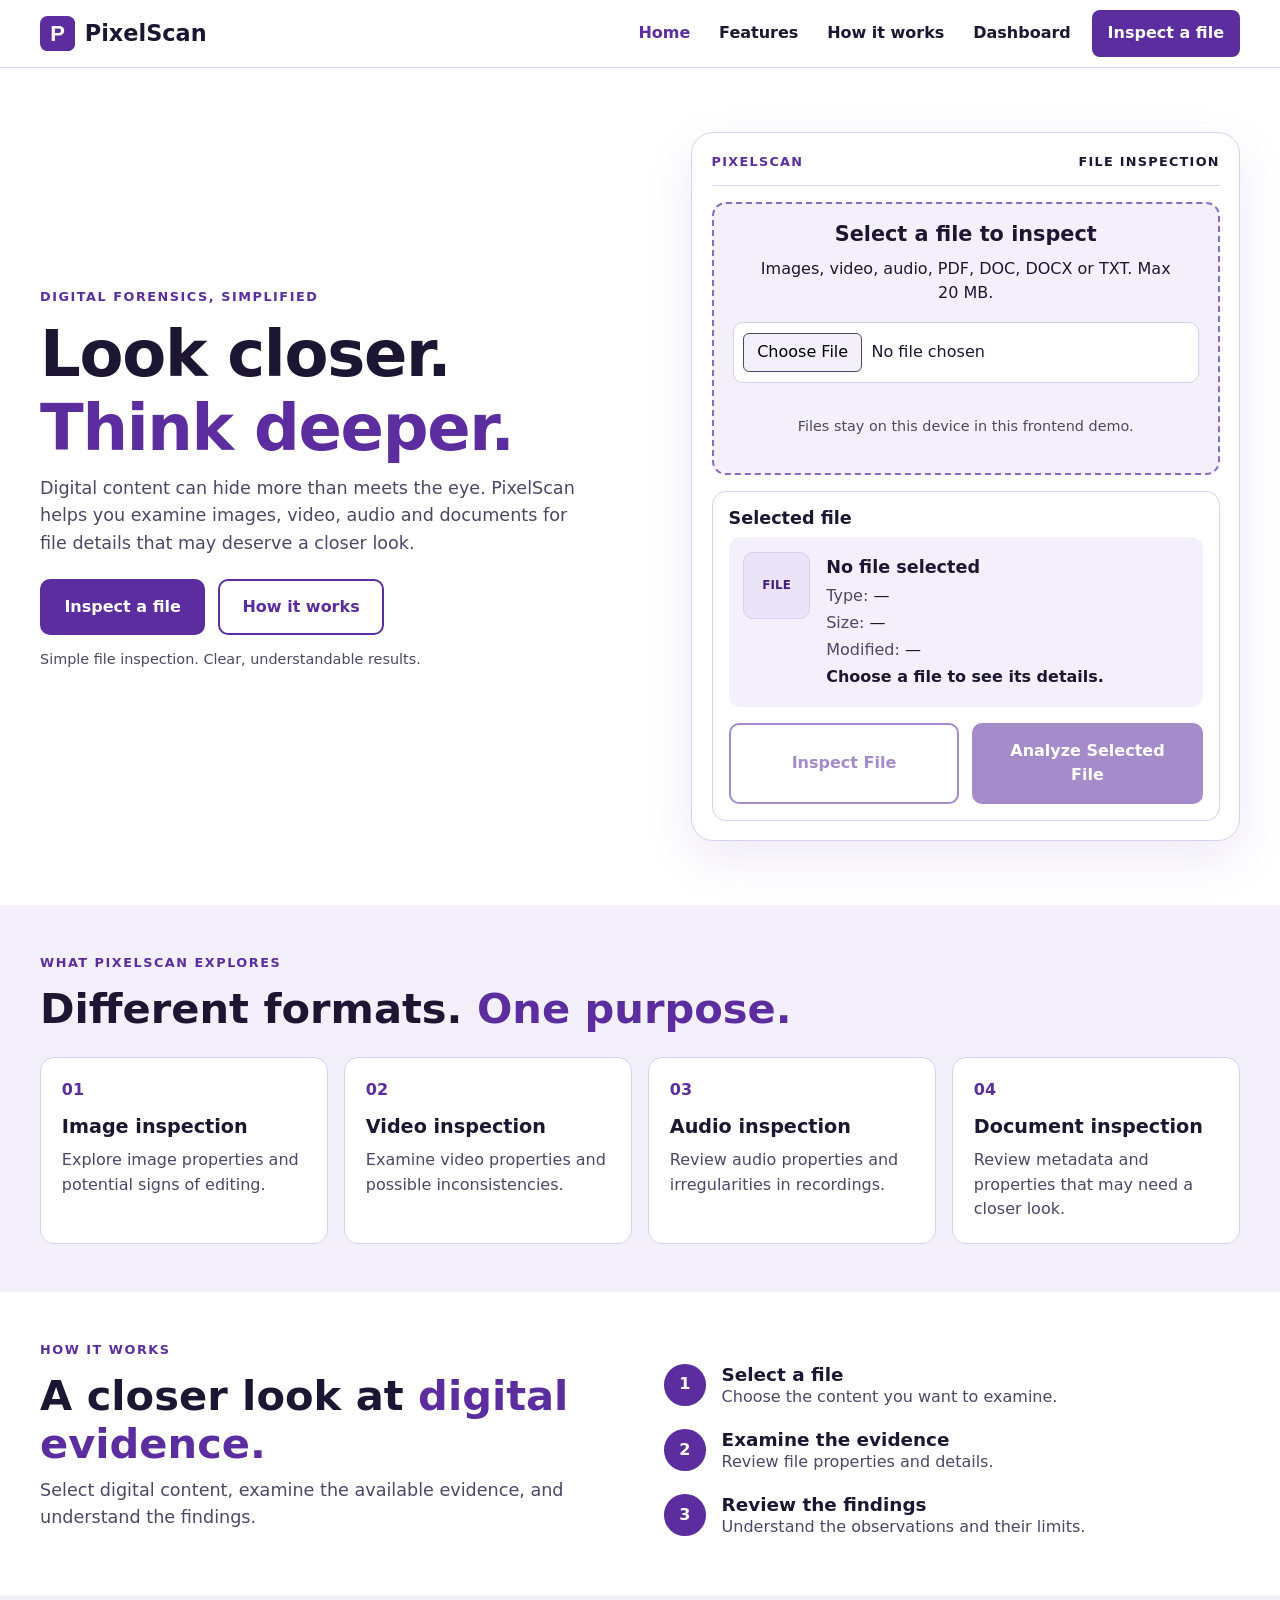
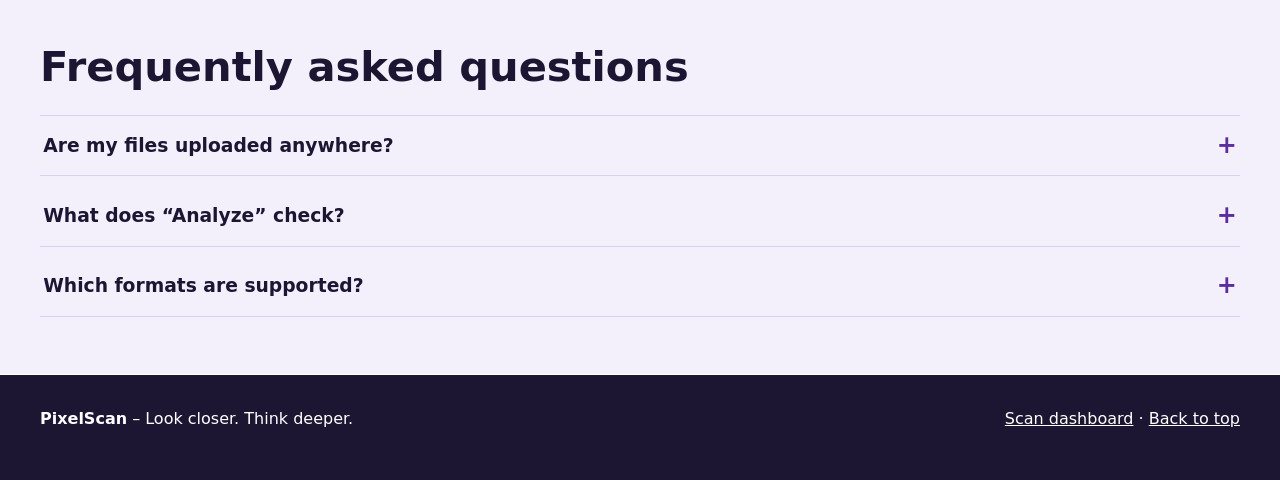
<file: index.html>
<!DOCTYPE html>
<html lang="en" class="no-js">
<head>
  <meta charset="utf-8">
  <meta name="viewport" content="width=device-width, initial-scale=1">
  <title>PixelScan – Digital forensics, simplified</title>
  <meta name="description" content="PixelScan helps you examine images, video, audio and documents for file details that may deserve a closer look.">
  <meta name="theme-color" content="#5b2d9e">
  <!-- Inline SVG favicon: no extra network request -->
  <link rel="icon" href="data:image/svg+xml,%3Csvg xmlns='http://www.w3.org/2000/svg' viewBox='0 0 32 32'%3E%3Crect width='32' height='32' rx='7' fill='%235b2d9e'/%3E%3Ctext x='16' y='23' font-size='20' font-weight='700' text-anchor='middle' fill='white' font-family='Arial'%3EP%3C/text%3E%3C/svg%3E">
  <link rel="stylesheet" href="css/styles.min.css">
  <script>document.documentElement.className="js"</script><!-- tiny inline script: enables JS-only styles, avoids flash -->
  <script src="js/main.min.js" defer></script><!-- defer = never blocks first paint -->
</head>
<body>
  <a class="skip-link" href="#main">Skip to main content</a>

  <header class="site-header">
    <div class="wrap header-inner">
      <a class="logo" href="index.html" aria-label="PixelScan home">
        <svg viewBox="0 0 32 32" width="36" height="36" aria-hidden="true" focusable="false"><rect width="32" height="32" rx="7" fill="#5b2d9e"/><text x="16" y="23" font-size="20" font-weight="700" text-anchor="middle" fill="#fff" font-family="Arial">P</text></svg>
        PixelScan
      </a>
      <button class="menu-toggle" type="button" aria-expanded="false" aria-controls="site-nav" hidden>
        <span aria-hidden="true">☰</span> Menu
      </button>
      <nav id="site-nav" class="nav" aria-label="Main">
        <ul>
          <li><a href="index.html" aria-current="page">Home</a></li>
          <li><a href="#features">Features</a></li>
          <li><a href="#how-it-works">How it works</a></li>
          <li><a href="dashboard.html">Dashboard</a></li>
          <li><a class="nav-cta" href="#inspector">Inspect a file</a></li>
        </ul>
      </nav>
    </div>
  </header>

  <main id="main">
    <!-- HERO + INSPECTOR -->
    <section class="hero" aria-labelledby="hero-title">
      <div class="wrap hero-grid">
        <div>
          <p class="eyebrow">Digital forensics, simplified</p>
          <h1 id="hero-title">Look closer.<br><span class="accent">Think deeper.</span></h1>
          <p class="lead">Digital content can hide more than meets the eye. PixelScan helps you examine images, video, audio and documents for file details that may deserve a closer look.</p>
          <div class="btn-row">
            <a class="btn" href="#inspector">Inspect a file</a>
            <a class="btn outline" href="#how-it-works">How it works</a>
          </div>
          <p class="note">Simple file inspection. Clear, understandable results.</p>
        </div>

        <!-- Interactive component: file inspector -->
        <section id="inspector" class="card" aria-labelledby="insp-title">
          <div class="card-head"><span>PixelScan</span><span>File inspection</span></div>
          <div class="dropzone" id="dropzone">
            <h2 id="insp-title">Select a file to inspect</h2>
            <p>Images, video, audio, PDF, DOC, DOCX or TXT. Max 20&nbsp;MB.</p>
            <label for="file-input" class="sr-only">Choose a file to inspect</label>
            <input type="file" id="file-input" aria-describedby="file-error file-hint"
                   accept="image/*,video/*,audio/*,.pdf,.doc,.docx,.txt">
            <p class="error" id="file-error" role="alert"></p>
            <p class="note" id="file-hint">Files stay on this device in this frontend demo.</p>
          </div>

          <section class="selected" aria-labelledby="sel-title">
            <h2 id="sel-title">Selected file</h2>
            <div class="file-box">
              <div class="file-icon" id="file-icon" aria-hidden="true">FILE</div>
              <dl class="file-meta" id="file-meta">
                <div class="file-name" id="m-name">No file selected</div>
                <div><dt>Type: </dt><dd id="m-type">—</dd></div>
                <div><dt>Size: </dt><dd id="m-size">—</dd></div>
                <div><dt>Modified: </dt><dd id="m-date">—</dd></div>
                <div id="m-hint"><strong>Choose a file to see its details.</strong></div>
              </dl>
            </div>
            <div class="btn-row">
              <button class="btn outline" type="button" id="btn-inspect" disabled>Inspect File</button>
              <button class="btn" type="button" id="btn-analyze" disabled>Analyze Selected File</button>
            </div>
            <!-- aria-live: screen readers announce results when they appear -->
            <div class="results" id="results" aria-live="polite" hidden></div>
          </section>
        </section>
      </div>
    </section>

    <!-- FEATURES -->
    <section class="section alt" id="features" aria-labelledby="feat-title">
      <div class="wrap">
        <p class="eyebrow">What PixelScan explores</p>
        <h2 id="feat-title">Different formats. <span class="accent">One purpose.</span></h2>
        <ul class="cards">
          <li><span class="num">01</span><h3>Image inspection</h3><p>Explore image properties and potential signs of editing.</p></li>
          <li><span class="num">02</span><h3>Video inspection</h3><p>Examine video properties and possible inconsistencies.</p></li>
          <li><span class="num">03</span><h3>Audio inspection</h3><p>Review audio properties and irregularities in recordings.</p></li>
          <li><span class="num">04</span><h3>Document inspection</h3><p>Review metadata and properties that may need a closer look.</p></li>
        </ul>
      </div>
    </section>

    <!-- HOW IT WORKS -->
    <section class="section" id="how-it-works" aria-labelledby="how-title">
      <div class="wrap split">
        <div>
          <p class="eyebrow">How it works</p>
          <h2 id="how-title">A closer look at <span class="accent">digital evidence.</span></h2>
          <p class="lead">Select digital content, examine the available evidence, and understand the findings.</p>
        </div>
        <ol class="steps">
          <li><span class="dot" aria-hidden="true">1</span><div><h3>Select a file</h3><p>Choose the content you want to examine.</p></div></li>
          <li><span class="dot" aria-hidden="true">2</span><div><h3>Examine the evidence</h3><p>Review file properties and details.</p></div></li>
          <li><span class="dot" aria-hidden="true">3</span><div><h3>Review the findings</h3><p>Understand the observations and their limits.</p></div></li>
        </ol>
      </div>
    </section>

    <!-- FAQ accordion (Week 2 reusable component) -->
    <section class="section alt" aria-labelledby="faq-title">
      <div class="wrap">
        <h2 id="faq-title">Frequently asked questions</h2>
        <div class="accordion" data-accordion>
          <h3><button class="acc-btn" type="button" aria-expanded="false" aria-controls="faq1" id="faq1-btn">Are my files uploaded anywhere?</button></h3>
          <div class="acc-panel" id="faq1" role="region" aria-labelledby="faq1-btn"><div><p>No. This demo reads files in your browser only. Nothing is sent to a server.</p></div></div>
          <h3><button class="acc-btn" type="button" aria-expanded="false" aria-controls="faq2" id="faq2-btn">What does “Analyze” check?</button></h3>
          <div class="acc-panel" id="faq2" role="region" aria-labelledby="faq2-btn"><div><p>It compares the file extension with the real file signature, computes a SHA-256 fingerprint and reports basic properties. Results are observations, not proof of tampering.</p></div></div>
          <h3><button class="acc-btn" type="button" aria-expanded="false" aria-controls="faq3" id="faq3-btn">Which formats are supported?</button></h3>
          <div class="acc-panel" id="faq3" role="region" aria-labelledby="faq3-btn"><div><p>Images, video, audio, PDF, DOC, DOCX and TXT up to 20&nbsp;MB.</p></div></div>
        </div>
      </div>
    </section>
  </main>

  <footer class="site-footer">
    <div class="wrap footer-inner">
      <p><strong>PixelScan</strong> – Look closer. Think deeper.</p>
      <p><a href="dashboard.html">Scan dashboard</a> · <a href="#main">Back to top</a></p>
    </div>
  </footer>
</body>
</html>
</file>
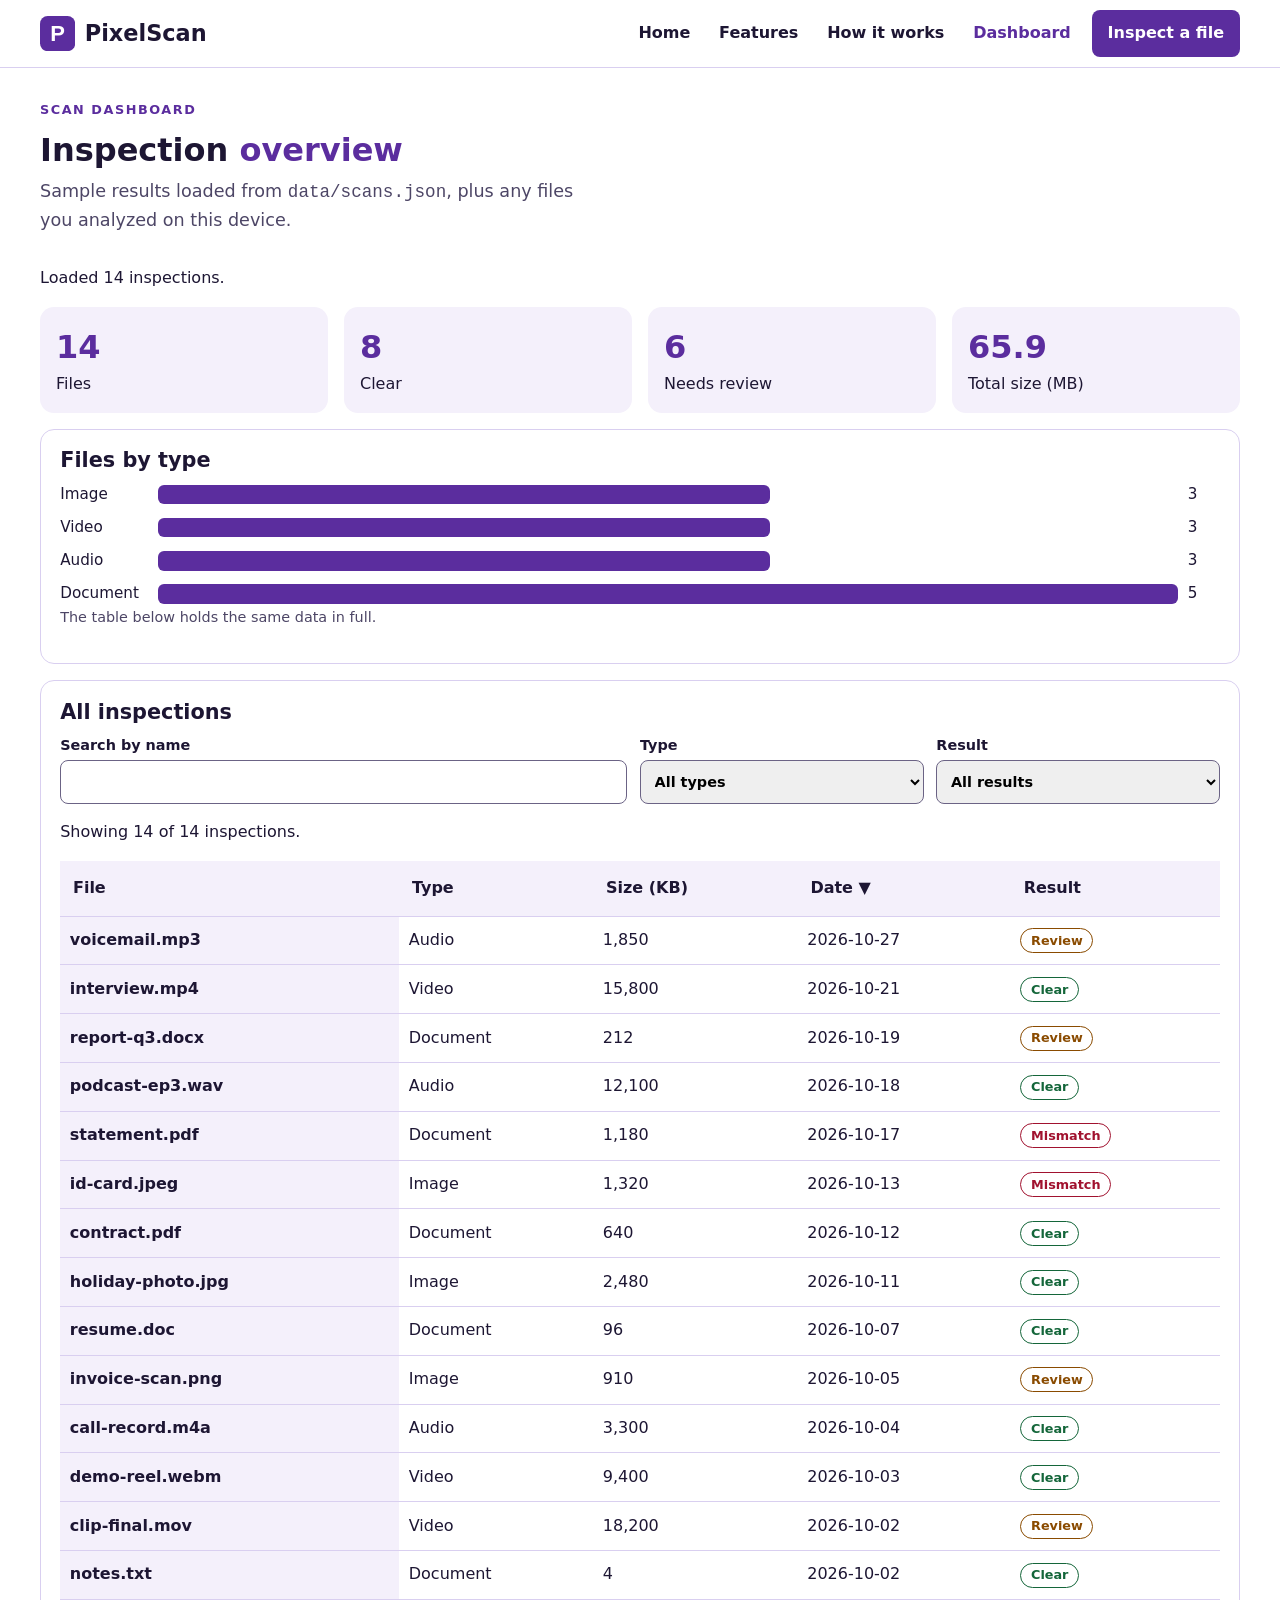
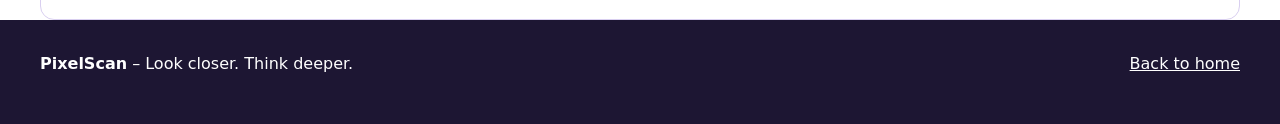
<file: dashboard.html>
<!DOCTYPE html>
<html lang="en" class="no-js">
<head>
  <meta charset="utf-8">
  <meta name="viewport" content="width=device-width, initial-scale=1">
  <title>Scan dashboard – PixelScan</title>
  <meta name="description" content="Dashboard of file inspections: filter, sort and chart results from a static JSON dataset.">
  <meta name="theme-color" content="#5b2d9e">
  <link rel="icon" href="data:image/svg+xml,%3Csvg xmlns='http://www.w3.org/2000/svg' viewBox='0 0 32 32'%3E%3Crect width='32' height='32' rx='7' fill='%235b2d9e'/%3E%3C/svg%3E">
  <link rel="stylesheet" href="css/styles.min.css">
  <script>document.documentElement.className="js"</script>
  <script src="js/main.min.js" defer></script>
  <script src="js/dashboard.min.js" defer></script>
</head>
<body>
  <a class="skip-link" href="#main">Skip to main content</a>
  <header class="site-header">
    <div class="wrap header-inner">
      <a class="logo" href="index.html" aria-label="PixelScan home">
        <svg viewBox="0 0 32 32" width="36" height="36" aria-hidden="true" focusable="false"><rect width="32" height="32" rx="7" fill="#5b2d9e"/><text x="16" y="23" font-size="20" font-weight="700" text-anchor="middle" fill="#fff" font-family="Arial">P</text></svg>
        PixelScan
      </a>
      <button class="menu-toggle" type="button" aria-expanded="false" aria-controls="site-nav" hidden><span aria-hidden="true">☰</span> Menu</button>
      <nav id="site-nav" class="nav" aria-label="Main">
        <ul>
          <li><a href="index.html">Home</a></li>
          <li><a href="index.html#features">Features</a></li>
          <li><a href="index.html#how-it-works">How it works</a></li>
          <li><a href="dashboard.html" aria-current="page">Dashboard</a></li>
          <li><a class="nav-cta" href="index.html#inspector">Inspect a file</a></li>
        </ul>
      </nav>
    </div>
  </header>

  <main id="main" class="wrap">
    <div class="page-title">
      <p class="eyebrow">Scan dashboard</p>
      <h1>Inspection <span class="accent">overview</span></h1>
      <p class="lead">Sample results loaded from <code>data/scans.json</code>, plus any files you analyzed on this device.</p>
    </div>

    <p id="status" role="status" aria-live="polite">Loading data…</p>
    <noscript><p class="error">This dashboard needs JavaScript to load its data.</p></noscript>

    <ul class="stats" id="stats" aria-label="Summary"></ul>

    <section class="panel" aria-labelledby="chart-title">
      <h2 id="chart-title">Files by type</h2>
      <div class="chart" id="chart" role="img" aria-label="Bar chart of files by type"></div>
      <p class="note">The table below holds the same data in full.</p>
    </section>

    <section class="panel" aria-labelledby="table-title">
      <h2 id="table-title">All inspections</h2>
      <form class="filters" id="filters" role="search" onsubmit="return false">
        <label>Search by name<input type="search" id="f-q" autocomplete="off"></label>
        <label>Type
          <select id="f-type"><option value="">All types</option><option>Image</option><option>Video</option><option>Audio</option><option>Document</option></select>
        </label>
        <label>Result
          <select id="f-status"><option value="">All results</option><option>Clear</option><option>Review</option><option>Mismatch</option></select>
        </label>
      </form>
      <p id="count" aria-live="polite"></p>
      <div class="table-wrap" tabindex="0" role="region" aria-label="Inspections table, scrollable">
        <table id="table">
          <caption class="sr-only">File inspections. Column headers are buttons that sort the table.</caption>
          <thead><tr>
            <th scope="col" data-key="name" aria-sort="none"><button type="button">File</button></th>
            <th scope="col" data-key="type" aria-sort="none"><button type="button">Type</button></th>
            <th scope="col" data-key="sizeKB" aria-sort="none"><button type="button">Size (KB)</button></th>
            <th scope="col" data-key="date" aria-sort="none"><button type="button">Date</button></th>
            <th scope="col" data-key="status" aria-sort="none"><button type="button">Result</button></th>
          </tr></thead>
          <tbody></tbody>
        </table>
      </div>
    </section>
  </main>

  <footer class="site-footer"><div class="wrap footer-inner"><p><strong>PixelScan</strong> – Look closer. Think deeper.</p><p><a href="index.html">Back to home</a></p></div></footer>
</body>
</html>
</file>
<file: css/styles.min.css>
:root{--brand:#5b2d9e;--brand-dark:#42207a;--ink:#1d1633;--muted:#4d4666;--tint:#f4f0fb;--line:#d9cff0;--white:#fff;--ok:#14663a;--warn:#8a4b00;--bad:#a1122f;--radius:14px;--wrap:1200px;font-family:system-ui,-apple-system,"Segoe UI",Roboto,Helvetica,Arial,sans-serif}*,*::before,*::after{box-sizing:border-box}html{scroll-behavior:smooth;scroll-padding-top:5rem}body{margin:0;color:var(--ink);background:var(--white);line-height:1.55;font-size:1rem}img,svg{max-width:100%;height:auto}h1,h2,h3{line-height:1.15;margin:0 0 .6rem}p{margin:0 0 1rem}a{color:var(--brand)}.wrap{width:min(100% - 2rem,var(--wrap));margin-inline:auto}.eyebrow{font-size:.8rem;font-weight:800;letter-spacing:.12em;text-transform:uppercase;color:var(--brand);margin:0 0 .75rem}.accent{color:var(--brand)}.skip-link{position:absolute;left:1rem;top:-4rem;background:var(--brand);color:#fff;padding:.7rem 1rem;border-radius:8px;z-index:100}.skip-link:focus{top:1rem}.sr-only{position:absolute;width:1px;height:1px;overflow:hidden;clip:rect(0 0 0 0);white-space:nowrap}:focus-visible{outline:3px solid #1a73e8;outline-offset:3px;border-radius:4px}.site-header{position:sticky;top:0;z-index:50;background:var(--white);border-bottom:1px solid var(--line)}.header-inner{display:flex;align-items:center;justify-content:space-between;min-height:4.2rem}.logo{display:flex;align-items:center;gap:.6rem;font-weight:800;font-size:1.4rem;color:var(--ink);text-decoration:none}.logo svg{width:2.2rem;height:2.2rem}.menu-toggle{display:inline-flex;align-items:center;gap:.5rem;background:none;border:2px solid var(--brand);color:var(--brand);font:inherit;font-weight:700;padding:.45rem .8rem;border-radius:10px;cursor:pointer}.nav{display:none;position:absolute;left:0;right:0;top:100%;background:var(--white);border-bottom:1px solid var(--line);padding:.5rem 1rem 1rem}.nav.open{display:block}.menu-toggle[hidden]{display:none}.no-js .nav{display:block;position:static;border:0}.nav ul{list-style:none;margin:0;padding:0;display:flex;flex-direction:column;gap:.25rem}.nav a{display:block;padding:.7rem .5rem;font-weight:600;color:var(--ink);text-decoration:none;border-radius:8px}.nav a:hover,.nav a[aria-current="page"]{color:var(--brand)}.nav a.nav-cta{background:var(--brand);color:#fff;text-align:center}.nav a.nav-cta:hover{background:var(--brand-dark);color:#fff}.btn{display:inline-block;font:inherit;font-weight:700;padding:.85rem 1.4rem;border-radius:10px;border:2px solid var(--brand);background:var(--brand);color:#fff;text-decoration:none;cursor:pointer;min-height:44px}.btn:hover{background:var(--brand-dark);border-color:var(--brand-dark)}.btn.outline{background:var(--white);color:var(--brand)}.btn.outline:hover{background:var(--tint)}.btn:disabled{opacity:.55;cursor:not-allowed}.btn-row{display:flex;flex-wrap:wrap;gap:.8rem;margin:1.4rem 0 .8rem}.hero{padding:2.5rem 0 3rem}.hero-grid{display:grid;gap:2rem;grid-template-columns:minmax(0,1fr)}.hero h1{font-size:clamp(2.4rem,7vw,4rem);letter-spacing:-.02em}.lead{font-size:1.1rem;color:var(--muted);max-width:34rem}.note{font-size:.9rem;color:var(--muted)}.card{background:var(--white);border:1px solid var(--line);border-radius:22px;padding:1.2rem;box-shadow:0 18px 50px rgba(91,45,158,.1)}.card-head{display:flex;justify-content:space-between;font-size:.8rem;font-weight:800;letter-spacing:.1em;text-transform:uppercase;border-bottom:1px solid var(--line);padding-bottom:.8rem;margin-bottom:1rem}.card-head span:first-child{color:var(--brand)}.dropzone{border:2px dashed #8a6bc2;border-radius:var(--radius);background:var(--tint);padding:1.2rem;text-align:center;transition:background .2s}.dropzone.is-over{background:#e6dcf7}.dropzone h2{font-size:1.3rem}.dropzone input[type=file]{width:100%;max-width:100%;padding:.6rem;background:#fff;border:1px solid var(--line);border-radius:10px;font:inherit}.dropzone input::file-selector-button{font:inherit;padding:.4rem .8rem;margin-right:.6rem;border:1px solid var(--muted);border-radius:6px;background:var(--tint);cursor:pointer}.error{color:var(--bad);font-weight:700;margin:.6rem 0 0;min-height:1.4em}.selected{margin-top:1rem;border:1px solid var(--line);border-radius:var(--radius);padding:1rem}.selected h2{font-size:1.1rem}.file-box{display:flex;gap:1rem;background:var(--tint);border-radius:12px;padding:.9rem}.file-icon{flex:none;width:4.2rem;height:4.2rem;display:grid;place-items:center;border:1px solid var(--line);border-radius:10px;background:#ebe3f8;font-weight:800;font-size:.75rem;color:var(--brand-dark)}.file-meta{margin:0;min-width:0}.file-meta dt{display:inline;color:var(--muted)}.file-meta dd{display:inline;margin:0;overflow-wrap:anywhere}.file-meta div{margin:.15rem 0}.file-name{font-weight:800;font-size:1.1rem;overflow-wrap:anywhere}.selected .btn-row{margin:1rem 0 0}.selected .btn{flex:1 1 9rem}.results{margin-top:1rem;border-left:4px solid var(--brand);padding:.2rem 0 .2rem 1rem}.results h3{font-size:1rem}.results ul{margin:.3rem 0;padding-left:1.1rem}.badge{display:inline-block;padding:.1rem .6rem;border-radius:99px;font-size:.8rem;font-weight:800;border:1px solid currentColor}.badge.ok{color:var(--ok)}.badge.warn{color:var(--warn)}.badge.bad{color:var(--bad)}.section{padding:3rem 0;content-visibility:auto;contain-intrinsic-size:auto 600px}.section.alt{background:var(--tint)}.section h2{font-size:clamp(1.8rem,5vw,2.6rem)}.cards{list-style:none;margin:1.5rem 0 0;padding:0;display:grid;gap:1rem}.cards li{background:#fff;border:1px solid var(--line);border-radius:var(--radius);padding:1.3rem}.cards .num{display:block;color:var(--brand);font-weight:800;margin-bottom:.8rem}.cards h3{font-size:1.2rem}.cards p{color:var(--muted);margin:0}.steps{list-style:none;margin:1.5rem 0 0;padding:0;display:grid;gap:1.2rem}.steps li{display:flex;gap:1rem}.steps .dot{flex:none;width:2.6rem;height:2.6rem;border-radius:50%;background:var(--brand);color:#fff;display:grid;place-items:center;font-weight:800}.steps h3{font-size:1.15rem;margin:0}.steps p{margin:0;color:var(--muted)}.accordion{margin-top:1.5rem;border-top:1px solid var(--line)}.acc-btn{width:100%;display:flex;justify-content:space-between;align-items:center;gap:1rem;background:none;border:0;border-bottom:1px solid var(--line);padding:1rem .2rem;font:inherit;font-weight:700;text-align:left;color:var(--ink);cursor:pointer;min-height:44px}.acc-btn::after{content:"+";font-size:1.5rem;color:var(--brand);transition:transform .25s}.acc-btn[aria-expanded="true"]::after{transform:rotate(45deg)}.acc-panel{display:grid;grid-template-rows:0fr;transition:grid-template-rows .25s}.acc-panel.open{grid-template-rows:1fr}.acc-panel>div{overflow:hidden}.acc-panel p{padding:.8rem .2rem 0;color:var(--muted)}.no-js .acc-panel{grid-template-rows:1fr}.site-footer{background:var(--ink);color:#fff;padding:2rem 0}.site-footer a{color:#fff}.footer-inner{display:flex;flex-direction:column;gap:.6rem}.page-title{padding:2rem 0 1rem}.stats{display:grid;gap:1rem;grid-template-columns:1fr 1fr;margin:0;padding:0;list-style:none}.stats li{background:var(--tint);border-radius:var(--radius);padding:1rem}.stats strong{display:block;font-size:2rem;color:var(--brand)}.panel{background:#fff;border:1px solid var(--line);border-radius:var(--radius);padding:1.2rem;margin-top:1rem}.panel h2{font-size:1.3rem}.filters{display:grid;gap:.8rem;margin-bottom:1rem}.filters label{display:flex;flex-direction:column;font-weight:700;font-size:.9rem;gap:.25rem}.filters input,.filters select{font:inherit;padding:.6rem;border:1px solid #6b6385;border-radius:8px;min-height:44px}.chart{display:grid;gap:.6rem}.bar-row{display:grid;grid-template-columns:5.5rem 1fr 2rem;align-items:center;gap:.6rem;font-size:.95rem}.bar{height:1.2rem;background:var(--brand);border-radius:6px;min-width:4px}.table-wrap{overflow-x:auto}table{width:100%;border-collapse:collapse;min-width:34rem}caption{text-align:left;font-weight:700;padding-bottom:.5rem}th,td{padding:.7rem .6rem;text-align:left;border-bottom:1px solid var(--line)}th{background:var(--tint)}th button{font:inherit;font-weight:800;background:none;border:0;cursor:pointer;color:var(--ink);padding:.2rem;min-height:32px}th[aria-sort="ascending"] button::after{content:" ▲"}th[aria-sort="descending"] button::after{content:" ▼"}@media (min-width:640px){.cards{grid-template-columns:repeat(2,1fr)}.stats{grid-template-columns:repeat(4,1fr)}.filters{grid-template-columns:2fr 1fr 1fr}}@media (min-width:900px){.menu-toggle{display:none}.nav{display:block;position:static;border:0;padding:0}.nav ul{flex-direction:row;align-items:center;gap:.8rem}.nav a.nav-cta{padding:.7rem 1rem}.hero{padding:4rem 0}.hero-grid{grid-template-columns:1.1fr 1fr;align-items:center;gap:3rem}.cards{grid-template-columns:repeat(4,1fr)}.split{display:grid;grid-template-columns:1fr 1fr;gap:3rem;align-items:start}.footer-inner{flex-direction:row;justify-content:space-between}}@media (prefers-reduced-motion:reduce){*{transition:none!important;scroll-behavior:auto!important}}@media (forced-colors:active){.btn,.badge{border:2px solid ButtonText}}
</file>
